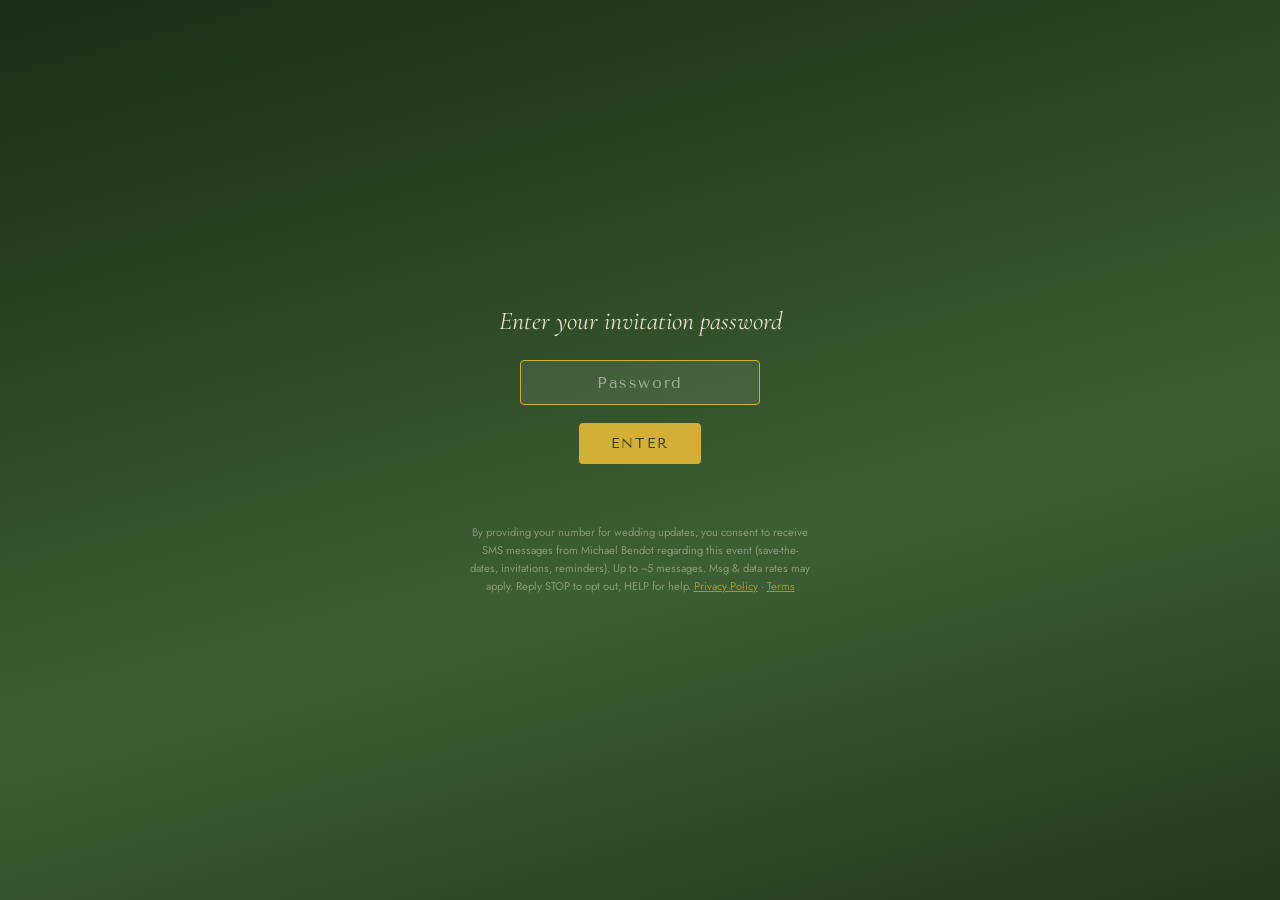
<file: index.html>
<!DOCTYPE html>
<html lang="en">
<head>
  <meta charset="UTF-8">
  <meta name="viewport" content="width=device-width, initial-scale=1.0">
  <title>Kimberly & Michael | April 23, 2027</title>
  <link rel="preconnect" href="https://fonts.googleapis.com">
  <link href="https://fonts.googleapis.com/css2?family=Cormorant+Garamond:ital,wght@0,400;0,500;0,600;1,400&family=Jost:wght@300;400;500&family=Tenor+Sans&display=swap" rel="stylesheet">
  <link rel="stylesheet" href="css/style.css">
</head>
<body>

  <!-- PASSWORD GATE -->
  <section class="gate" id="gate">
    <div class="gate-box">
      <p class="gate-title">Enter your invitation password</p>
      <input type="text" class="gate-input" id="gate-input" placeholder="Password" autocomplete="off">
      <button class="gate-button" id="gate-button">Enter</button>
      <p class="gate-error" id="gate-error"></p>

      <p class="gate-disclosure">
        By providing your number for wedding updates, you consent to receive SMS messages from Michael Bendot regarding this event (save-the-dates, invitations, reminders). Up to ~5 messages. Msg &amp; data rates may apply. Reply STOP to opt out, HELP for help.
        <a href="/privacy.html">Privacy Policy</a> · <a href="/terms.html">Terms</a>
      </p>
    </div>
  </section>

  <!-- MAIN SITE (hidden until unlocked) -->
  <div id="site" class="hidden">

    <!-- NAVIGATION -->
    <nav class="site-nav">
      <a href="#home">Home</a>
      <a href="#gallery">Gallery</a>
      <a href="#details">Details</a>
      <a href="#rsvp">RSVP</a>
    </nav>

    <!-- SECTION 1: HOME / HERO -->
    <section class="hero" id="home">

      <!-- back vine layer -->
      <svg class="vine-layer left-back" viewBox="0 0 200 500" xmlns="http://www.w3.org/2000/svg">
        <path class="vine-stroke" d="M100,0 C90,60 130,100 95,150 C60,200 110,240 85,300 C60,360 100,400 80,460"/>
        <g transform="translate(95,70) rotate(-30) scale(1.07,1.00)"><path class="vine-leaf" d="M-15,0 C-10,8 10,8 15,0 C10,-8 -10,-8 -15,0 Z"/><path class="leaf-vein" d="M-13,0 L13,0 M-5,0 L-9,4 M-5,0 L-9,-4 M3,0 L-1,4 M3,0 L-1,-4 M10,0 L6,3 M10,0 L6,-3"/></g>
        <g transform="translate(115,140) rotate(35) scale(1.20,1.12)"><path class="vine-leaf" d="M-15,0 C-10,8 10,8 15,0 C10,-8 -10,-8 -15,0 Z"/><path class="leaf-vein" d="M-13,0 L13,0 M-5,0 L-9,4 M-5,0 L-9,-4 M3,0 L-1,4 M3,0 L-1,-4 M10,0 L6,3 M10,0 L6,-3"/></g>
        <g transform="translate(75,220) rotate(-20) scale(1.00,0.88)"><path class="vine-leaf" d="M-15,0 C-10,8 10,8 15,0 C10,-8 -10,-8 -15,0 Z"/><path class="leaf-vein" d="M-13,0 L13,0 M-5,0 L-9,4 M-5,0 L-9,-4 M3,0 L-1,4 M3,0 L-1,-4 M10,0 L6,3 M10,0 L6,-3"/></g>
        <g transform="translate(105,320) rotate(28) scale(1.13,1.00)"><path class="vine-leaf" d="M-15,0 C-10,8 10,8 15,0 C10,-8 -10,-8 -15,0 Z"/><path class="leaf-vein" d="M-13,0 L13,0 M-5,0 L-9,4 M-5,0 L-9,-4 M3,0 L-1,4 M3,0 L-1,-4 M10,0 L6,3 M10,0 L6,-3"/></g>
        <g transform="translate(70,400) rotate(-15) scale(1.00,0.88)"><path class="vine-leaf" d="M-15,0 C-10,8 10,8 15,0 C10,-8 -10,-8 -15,0 Z"/><path class="leaf-vein" d="M-13,0 L13,0 M-5,0 L-9,4 M-5,0 L-9,-4 M3,0 L-1,4 M3,0 L-1,-4 M10,0 L6,3 M10,0 L6,-3"/></g>
      </svg>
      <svg class="vine-layer right-back" viewBox="0 0 200 500" xmlns="http://www.w3.org/2000/svg">
        <path class="vine-stroke" d="M100,0 C90,60 130,100 95,150 C60,200 110,240 85,300 C60,360 100,400 80,460"/>
        <g transform="translate(95,70) rotate(-30) scale(1.07,1.00)"><path class="vine-leaf" d="M-15,0 C-10,8 10,8 15,0 C10,-8 -10,-8 -15,0 Z"/><path class="leaf-vein" d="M-13,0 L13,0 M-5,0 L-9,4 M-5,0 L-9,-4 M3,0 L-1,4 M3,0 L-1,-4 M10,0 L6,3 M10,0 L6,-3"/></g>
        <g transform="translate(115,140) rotate(35) scale(1.20,1.12)"><path class="vine-leaf" d="M-15,0 C-10,8 10,8 15,0 C10,-8 -10,-8 -15,0 Z"/><path class="leaf-vein" d="M-13,0 L13,0 M-5,0 L-9,4 M-5,0 L-9,-4 M3,0 L-1,4 M3,0 L-1,-4 M10,0 L6,3 M10,0 L6,-3"/></g>
        <g transform="translate(75,220) rotate(-20) scale(1.00,0.88)"><path class="vine-leaf" d="M-15,0 C-10,8 10,8 15,0 C10,-8 -10,-8 -15,0 Z"/><path class="leaf-vein" d="M-13,0 L13,0 M-5,0 L-9,4 M-5,0 L-9,-4 M3,0 L-1,4 M3,0 L-1,-4 M10,0 L6,3 M10,0 L6,-3"/></g>
        <g transform="translate(105,320) rotate(28) scale(1.13,1.00)"><path class="vine-leaf" d="M-15,0 C-10,8 10,8 15,0 C10,-8 -10,-8 -15,0 Z"/><path class="leaf-vein" d="M-13,0 L13,0 M-5,0 L-9,4 M-5,0 L-9,-4 M3,0 L-1,4 M3,0 L-1,-4 M10,0 L6,3 M10,0 L6,-3"/></g>
      </svg>

      <!-- mid vine layer -->
      <svg class="vine-layer left-mid" viewBox="0 0 200 500" xmlns="http://www.w3.org/2000/svg">
        <path class="vine-stroke" d="M80,0 C110,50 60,90 90,140 C120,190 70,230 95,280 C120,330 75,370 90,430"/>
        <g transform="translate(88,45) rotate(20) scale(1.13,1.00)"><path class="vine-leaf" d="M-15,0 C-10,8 10,8 15,0 C10,-8 -10,-8 -15,0 Z"/><path class="leaf-vein" d="M-13,0 L13,0 M-5,0 L-9,4 M-5,0 L-9,-4 M3,0 L-1,4 M3,0 L-1,-4 M10,0 L6,3 M10,0 L6,-3"/></g>
        <g transform="translate(65,105) rotate(-32) scale(1.27,1.12)"><path class="vine-leaf" d="M-15,0 C-10,8 10,8 15,0 C10,-8 -10,-8 -15,0 Z"/><path class="leaf-vein" d="M-13,0 L13,0 M-5,0 L-9,4 M-5,0 L-9,-4 M3,0 L-1,4 M3,0 L-1,-4 M10,0 L6,3 M10,0 L6,-3"/></g>
        <g transform="translate(92,165) rotate(25) scale(0.93,0.88)"><path class="vine-leaf gold-tip" d="M-15,0 C-10,8 10,8 15,0 C10,-8 -10,-8 -15,0 Z"/><path class="leaf-vein" d="M-13,0 L13,0 M-5,0 L-9,4 M-5,0 L-9,-4 M3,0 L-1,4 M3,0 L-1,-4 M10,0 L6,3 M10,0 L6,-3"/></g>
        <g transform="translate(68,225) rotate(-22) scale(1.20,1.12)"><path class="vine-leaf" d="M-15,0 C-10,8 10,8 15,0 C10,-8 -10,-8 -15,0 Z"/><path class="leaf-vein" d="M-13,0 L13,0 M-5,0 L-9,4 M-5,0 L-9,-4 M3,0 L-1,4 M3,0 L-1,-4 M10,0 L6,3 M10,0 L6,-3"/></g>
        <g transform="translate(93,290) rotate(24) scale(1.13,1.00)"><path class="vine-leaf" d="M-15,0 C-10,8 10,8 15,0 C10,-8 -10,-8 -15,0 Z"/><path class="leaf-vein" d="M-13,0 L13,0 M-5,0 L-9,4 M-5,0 L-9,-4 M3,0 L-1,4 M3,0 L-1,-4 M10,0 L6,3 M10,0 L6,-3"/></g>
        <g transform="translate(72,360) rotate(-20) scale(1.07,1.00)"><path class="vine-leaf" d="M-15,0 C-10,8 10,8 15,0 C10,-8 -10,-8 -15,0 Z"/><path class="leaf-vein" d="M-13,0 L13,0 M-5,0 L-9,4 M-5,0 L-9,-4 M3,0 L-1,4 M3,0 L-1,-4 M10,0 L6,3 M10,0 L6,-3"/></g>
      </svg>
      <svg class="vine-layer right-mid" viewBox="0 0 200 500" xmlns="http://www.w3.org/2000/svg">
        <path class="vine-stroke" d="M80,0 C110,50 60,90 90,140 C120,190 70,230 95,280 C120,330 75,370 90,430"/>
        <g transform="translate(88,45) rotate(20) scale(1.13,1.00)"><path class="vine-leaf" d="M-15,0 C-10,8 10,8 15,0 C10,-8 -10,-8 -15,0 Z"/><path class="leaf-vein" d="M-13,0 L13,0 M-5,0 L-9,4 M-5,0 L-9,-4 M3,0 L-1,4 M3,0 L-1,-4 M10,0 L6,3 M10,0 L6,-3"/></g>
        <g transform="translate(65,105) rotate(-32) scale(1.27,1.12)"><path class="vine-leaf" d="M-15,0 C-10,8 10,8 15,0 C10,-8 -10,-8 -15,0 Z"/><path class="leaf-vein" d="M-13,0 L13,0 M-5,0 L-9,4 M-5,0 L-9,-4 M3,0 L-1,4 M3,0 L-1,-4 M10,0 L6,3 M10,0 L6,-3"/></g>
        <g transform="translate(92,165) rotate(25) scale(0.93,0.88)"><path class="vine-leaf gold-tip" d="M-15,0 C-10,8 10,8 15,0 C10,-8 -10,-8 -15,0 Z"/><path class="leaf-vein" d="M-13,0 L13,0 M-5,0 L-9,4 M-5,0 L-9,-4 M3,0 L-1,4 M3,0 L-1,-4 M10,0 L6,3 M10,0 L6,-3"/></g>
        <g transform="translate(68,225) rotate(-22) scale(1.20,1.12)"><path class="vine-leaf" d="M-15,0 C-10,8 10,8 15,0 C10,-8 -10,-8 -15,0 Z"/><path class="leaf-vein" d="M-13,0 L13,0 M-5,0 L-9,4 M-5,0 L-9,-4 M3,0 L-1,4 M3,0 L-1,-4 M10,0 L6,3 M10,0 L6,-3"/></g>
        <g transform="translate(93,290) rotate(24) scale(1.13,1.00)"><path class="vine-leaf" d="M-15,0 C-10,8 10,8 15,0 C10,-8 -10,-8 -15,0 Z"/><path class="leaf-vein" d="M-13,0 L13,0 M-5,0 L-9,4 M-5,0 L-9,-4 M3,0 L-1,4 M3,0 L-1,-4 M10,0 L6,3 M10,0 L6,-3"/></g>
      </svg>

      <!-- front vine layer -->
      <svg class="vine-layer left" viewBox="0 0 220 520" xmlns="http://www.w3.org/2000/svg">
        <path class="vine-stroke" d="M60,0 C75,70 40,110 65,170 C90,230 45,270 70,330 C95,390 55,430 75,490"/>
        <g transform="translate(63,55) rotate(25) scale(1.33,1.25)"><path class="vine-leaf" d="M-15,0 C-10,8 10,8 15,0 C10,-8 -10,-8 -15,0 Z"/><path class="leaf-vein" d="M-13,0 L13,0 M-5,0 L-9,4 M-5,0 L-9,-4 M3,0 L-1,4 M3,0 L-1,-4 M10,0 L6,3 M10,0 L6,-3"/></g>
        <g transform="translate(42,115) rotate(-35) scale(1.47,1.38)"><path class="vine-leaf" d="M-15,0 C-10,8 10,8 15,0 C10,-8 -10,-8 -15,0 Z"/><path class="leaf-vein" d="M-13,0 L13,0 M-5,0 L-9,4 M-5,0 L-9,-4 M3,0 L-1,4 M3,0 L-1,-4 M10,0 L6,3 M10,0 L6,-3"/></g>
        <g transform="translate(68,175) rotate(20) scale(0.93,0.88)"><path class="vine-leaf gold-tip" d="M-15,0 C-10,8 10,8 15,0 C10,-8 -10,-8 -15,0 Z"/><path class="leaf-vein" d="M-13,0 L13,0 M-5,0 L-9,4 M-5,0 L-9,-4 M3,0 L-1,4 M3,0 L-1,-4 M10,0 L6,3 M10,0 L6,-3"/></g>
        <g transform="translate(46,245) rotate(-28) scale(1.33,1.25)"><path class="vine-leaf" d="M-15,0 C-10,8 10,8 15,0 C10,-8 -10,-8 -15,0 Z"/><path class="leaf-vein" d="M-13,0 L13,0 M-5,0 L-9,4 M-5,0 L-9,-4 M3,0 L-1,4 M3,0 L-1,-4 M10,0 L6,3 M10,0 L6,-3"/></g>
        <g transform="translate(70,310) rotate(22) scale(1.27,1.12)"><path class="vine-leaf" d="M-15,0 C-10,8 10,8 15,0 C10,-8 -10,-8 -15,0 Z"/><path class="leaf-vein" d="M-13,0 L13,0 M-5,0 L-9,4 M-5,0 L-9,-4 M3,0 L-1,4 M3,0 L-1,-4 M10,0 L6,3 M10,0 L6,-3"/></g>
        <g transform="translate(52,380) rotate(-18) scale(0.87,0.75)"><path class="vine-leaf gold-tip" d="M-15,0 C-10,8 10,8 15,0 C10,-8 -10,-8 -15,0 Z"/><path class="leaf-vein" d="M-13,0 L13,0 M-5,0 L-9,4 M-5,0 L-9,-4 M3,0 L-1,4 M3,0 L-1,-4 M10,0 L6,3 M10,0 L6,-3"/></g>
        <g transform="translate(74,445) rotate(26) scale(1.20,1.12)"><path class="vine-leaf" d="M-15,0 C-10,8 10,8 15,0 C10,-8 -10,-8 -15,0 Z"/><path class="leaf-vein" d="M-13,0 L13,0 M-5,0 L-9,4 M-5,0 L-9,-4 M3,0 L-1,4 M3,0 L-1,-4 M10,0 L6,3 M10,0 L6,-3"/></g>
      </svg>
      <svg class="vine-layer right" viewBox="0 0 220 520" xmlns="http://www.w3.org/2000/svg">
        <path class="vine-stroke" d="M60,0 C75,70 40,110 65,170 C90,230 45,270 70,330 C95,390 55,430 75,490"/>
        <g transform="translate(63,55) rotate(25) scale(1.33,1.25)"><path class="vine-leaf" d="M-15,0 C-10,8 10,8 15,0 C10,-8 -10,-8 -15,0 Z"/><path class="leaf-vein" d="M-13,0 L13,0 M-5,0 L-9,4 M-5,0 L-9,-4 M3,0 L-1,4 M3,0 L-1,-4 M10,0 L6,3 M10,0 L6,-3"/></g>
        <g transform="translate(42,115) rotate(-35) scale(1.47,1.38)"><path class="vine-leaf" d="M-15,0 C-10,8 10,8 15,0 C10,-8 -10,-8 -15,0 Z"/><path class="leaf-vein" d="M-13,0 L13,0 M-5,0 L-9,4 M-5,0 L-9,-4 M3,0 L-1,4 M3,0 L-1,-4 M10,0 L6,3 M10,0 L6,-3"/></g>
        <g transform="translate(68,175) rotate(20) scale(0.93,0.88)"><path class="vine-leaf gold-tip" d="M-15,0 C-10,8 10,8 15,0 C10,-8 -10,-8 -15,0 Z"/><path class="leaf-vein" d="M-13,0 L13,0 M-5,0 L-9,4 M-5,0 L-9,-4 M3,0 L-1,4 M3,0 L-1,-4 M10,0 L6,3 M10,0 L6,-3"/></g>
        <g transform="translate(46,245) rotate(-28) scale(1.33,1.25)"><path class="vine-leaf" d="M-15,0 C-10,8 10,8 15,0 C10,-8 -10,-8 -15,0 Z"/><path class="leaf-vein" d="M-13,0 L13,0 M-5,0 L-9,4 M-5,0 L-9,-4 M3,0 L-1,4 M3,0 L-1,-4 M10,0 L6,3 M10,0 L6,-3"/></g>
        <g transform="translate(70,310) rotate(22) scale(1.27,1.12)"><path class="vine-leaf" d="M-15,0 C-10,8 10,8 15,0 C10,-8 -10,-8 -15,0 Z"/><path class="leaf-vein" d="M-13,0 L13,0 M-5,0 L-9,4 M-5,0 L-9,-4 M3,0 L-1,4 M3,0 L-1,-4 M10,0 L6,3 M10,0 L6,-3"/></g>
        <g transform="translate(52,380) rotate(-18) scale(0.87,0.75)"><path class="vine-leaf gold-tip" d="M-15,0 C-10,8 10,8 15,0 C10,-8 -10,-8 -15,0 Z"/><path class="leaf-vein" d="M-13,0 L13,0 M-5,0 L-9,4 M-5,0 L-9,-4 M3,0 L-1,4 M3,0 L-1,-4 M10,0 L6,3 M10,0 L6,-3"/></g>
      </svg>

      <div class="hero-content">
        <p class="eyebrow">Once upon a time</p>
        <h1 class="names">Kimberly <span class="amp">&amp;</span> Michael</h1>
        <p class="date">April <span>23</span> 2027 &nbsp;·&nbsp; Camarillo, California</p>
      </div>
    </section>

    <!-- SECTION 2: GALLERY -->
    <section class="gallery-section" id="gallery">

      <svg class="section-vine left" viewBox="0 0 200 260" xmlns="http://www.w3.org/2000/svg">
        <path class="vine-stroke" d="M90,0 C80,50 110,80 85,120 C60,160 100,190 80,230"/>
        <g transform="translate(85,45) rotate(-28) scale(0.9,0.85)"><path class="vine-leaf" d="M-15,0 C-10,8 10,8 15,0 C10,-8 -10,-8 -15,0 Z"/><path class="leaf-vein" d="M-13,0 L13,0 M-5,0 L-9,4 M-5,0 L-9,-4 M3,0 L-1,4 M3,0 L-1,-4"/></g>
        <g transform="translate(105,110) rotate(30) scale(1.0,0.9)"><path class="vine-leaf gold-tip" d="M-15,0 C-10,8 10,8 15,0 C10,-8 -10,-8 -15,0 Z"/><path class="leaf-vein" d="M-13,0 L13,0 M-5,0 L-9,4 M-5,0 L-9,-4 M3,0 L-1,4 M3,0 L-1,-4"/></g>
        <g transform="translate(80,190) rotate(-20) scale(0.85,0.8)"><path class="vine-leaf" d="M-15,0 C-10,8 10,8 15,0 C10,-8 -10,-8 -15,0 Z"/><path class="leaf-vein" d="M-13,0 L13,0 M-5,0 L-9,4 M-5,0 L-9,-4 M3,0 L-1,4 M3,0 L-1,-4"/></g>
      </svg>
      <svg class="section-vine right" viewBox="0 0 200 260" xmlns="http://www.w3.org/2000/svg">
        <path class="vine-stroke" d="M90,0 C80,50 110,80 85,120 C60,160 100,190 80,230"/>
        <g transform="translate(85,45) rotate(-28) scale(0.9,0.85)"><path class="vine-leaf" d="M-15,0 C-10,8 10,8 15,0 C10,-8 -10,-8 -15,0 Z"/><path class="leaf-vein" d="M-13,0 L13,0 M-5,0 L-9,4 M-5,0 L-9,-4 M3,0 L-1,4 M3,0 L-1,-4"/></g>
        <g transform="translate(105,110) rotate(30) scale(1.0,0.9)"><path class="vine-leaf gold-tip" d="M-15,0 C-10,8 10,8 15,0 C10,-8 -10,-8 -15,0 Z"/><path class="leaf-vein" d="M-13,0 L13,0 M-5,0 L-9,4 M-5,0 L-9,-4 M3,0 L-1,4 M3,0 L-1,-4"/></g>
        <g transform="translate(80,190) rotate(-20) scale(0.85,0.8)"><path class="vine-leaf" d="M-15,0 C-10,8 10,8 15,0 C10,-8 -10,-8 -15,0 Z"/><path class="leaf-vein" d="M-13,0 L13,0 M-5,0 L-9,4 M-5,0 L-9,-4 M3,0 L-1,4 M3,0 L-1,-4"/></g>
      </svg>

      <div class="section-content">
        <p class="section-eyebrow">A few of our favorites</p>
        <h2 class="section-title">Gallery</h2>

        <div class="gallery-rows">
          <div class="gallery-row" id="gallery-row-1"></div>
          <div class="gallery-row" id="gallery-row-2"></div>
          <div class="gallery-row" id="gallery-row-3"></div>
          <div class="gallery-row" id="gallery-row-4"></div>
        </div>
      </div>
    </section>

    <!-- SECTION 3: LOCATION & TIME -->
    <section class="details-section" id="details">

      <svg class="section-vine left" viewBox="0 0 200 260" xmlns="http://www.w3.org/2000/svg">
        <path class="vine-stroke" d="M90,0 C80,50 110,80 85,120 C60,160 100,190 80,230"/>
        <g transform="translate(85,45) rotate(-28) scale(0.9,0.85)"><path class="vine-leaf" d="M-15,0 C-10,8 10,8 15,0 C10,-8 -10,-8 -15,0 Z"/><path class="leaf-vein" d="M-13,0 L13,0 M-5,0 L-9,4 M-5,0 L-9,-4 M3,0 L-1,4 M3,0 L-1,-4"/></g>
        <g transform="translate(105,110) rotate(30) scale(1.0,0.9)"><path class="vine-leaf gold-tip" d="M-15,0 C-10,8 10,8 15,0 C10,-8 -10,-8 -15,0 Z"/><path class="leaf-vein" d="M-13,0 L13,0 M-5,0 L-9,4 M-5,0 L-9,-4 M3,0 L-1,4 M3,0 L-1,-4"/></g>
        <g transform="translate(80,190) rotate(-20) scale(0.85,0.8)"><path class="vine-leaf" d="M-15,0 C-10,8 10,8 15,0 C10,-8 -10,-8 -15,0 Z"/><path class="leaf-vein" d="M-13,0 L13,0 M-5,0 L-9,4 M-5,0 L-9,-4 M3,0 L-1,4 M3,0 L-1,-4"/></g>
      </svg>
      <svg class="section-vine right" viewBox="0 0 200 260" xmlns="http://www.w3.org/2000/svg">
        <path class="vine-stroke" d="M90,0 C80,50 110,80 85,120 C60,160 100,190 80,230"/>
        <g transform="translate(85,45) rotate(-28) scale(0.9,0.85)"><path class="vine-leaf" d="M-15,0 C-10,8 10,8 15,0 C10,-8 -10,-8 -15,0 Z"/><path class="leaf-vein" d="M-13,0 L13,0 M-5,0 L-9,4 M-5,0 L-9,-4 M3,0 L-1,4 M3,0 L-1,-4"/></g>
        <g transform="translate(105,110) rotate(30) scale(1.0,0.9)"><path class="vine-leaf gold-tip" d="M-15,0 C-10,8 10,8 15,0 C10,-8 -10,-8 -15,0 Z"/><path class="leaf-vein" d="M-13,0 L13,0 M-5,0 L-9,4 M-5,0 L-9,-4 M3,0 L-1,4 M3,0 L-1,-4"/></g>
        <g transform="translate(80,190) rotate(-20) scale(0.85,0.8)"><path class="vine-leaf" d="M-15,0 C-10,8 10,8 15,0 C10,-8 -10,-8 -15,0 Z"/><path class="leaf-vein" d="M-13,0 L13,0 M-5,0 L-9,4 M-5,0 L-9,-4 M3,0 L-1,4 M3,0 L-1,-4"/></g>
      </svg>

      <div class="section-content">
        <p class="section-eyebrow">Join us</p>
        <h2 class="section-title">Location &amp; Time</h2>

        <div class="details-content">
          <p class="venue-name">Padre Serra Parish</p>
          <p class="details-line venue-address">Camarillo, CA</p>
          <p class="one-location-note">One beautiful location for the entire celebration — ceremony, cocktail hour, and reception all take place here.</p>

          <p class="details-line"><strong>Ceremony</strong><br>3:00 PM – 4:00 PM</p>
          <p class="details-line"><strong>Cocktail Hour</strong><br>4:00 PM – 5:00 PM</p>
          <p class="details-line"><strong>Reception</strong><br>5:00 PM – 11:00 PM</p>

          <a class="cta-button" id="maps-link" href="#" target="_blank" rel="noopener">Get Directions</a>
        </div>
      </div>
    </section>

    <!-- SECTION 4: RSVP -->
    <section class="rsvp-section" id="rsvp">

      <svg class="section-vine left" viewBox="0 0 200 260" xmlns="http://www.w3.org/2000/svg">
        <path class="vine-stroke" d="M90,0 C80,50 110,80 85,120 C60,160 100,190 80,230"/>
        <g transform="translate(85,45) rotate(-28) scale(0.9,0.85)"><path class="vine-leaf" d="M-15,0 C-10,8 10,8 15,0 C10,-8 -10,-8 -15,0 Z"/><path class="leaf-vein" d="M-13,0 L13,0 M-5,0 L-9,4 M-5,0 L-9,-4 M3,0 L-1,4 M3,0 L-1,-4"/></g>
        <g transform="translate(105,110) rotate(30) scale(1.0,0.9)"><path class="vine-leaf gold-tip" d="M-15,0 C-10,8 10,8 15,0 C10,-8 -10,-8 -15,0 Z"/><path class="leaf-vein" d="M-13,0 L13,0 M-5,0 L-9,4 M-5,0 L-9,-4 M3,0 L-1,4 M3,0 L-1,-4"/></g>
        <g transform="translate(80,190) rotate(-20) scale(0.85,0.8)"><path class="vine-leaf" d="M-15,0 C-10,8 10,8 15,0 C10,-8 -10,-8 -15,0 Z"/><path class="leaf-vein" d="M-13,0 L13,0 M-5,0 L-9,4 M-5,0 L-9,-4 M3,0 L-1,4 M3,0 L-1,-4"/></g>
      </svg>
      <svg class="section-vine right" viewBox="0 0 200 260" xmlns="http://www.w3.org/2000/svg">
        <path class="vine-stroke" d="M90,0 C80,50 110,80 85,120 C60,160 100,190 80,230"/>
        <g transform="translate(85,45) rotate(-28) scale(0.9,0.85)"><path class="vine-leaf" d="M-15,0 C-10,8 10,8 15,0 C10,-8 -10,-8 -15,0 Z"/><path class="leaf-vein" d="M-13,0 L13,0 M-5,0 L-9,4 M-5,0 L-9,-4 M3,0 L-1,4 M3,0 L-1,-4"/></g>
        <g transform="translate(105,110) rotate(30) scale(1.0,0.9)"><path class="vine-leaf gold-tip" d="M-15,0 C-10,8 10,8 15,0 C10,-8 -10,-8 -15,0 Z"/><path class="leaf-vein" d="M-13,0 L13,0 M-5,0 L-9,4 M-5,0 L-9,-4 M3,0 L-1,4 M3,0 L-1,-4"/></g>
        <g transform="translate(80,190) rotate(-20) scale(0.85,0.8)"><path class="vine-leaf" d="M-15,0 C-10,8 10,8 15,0 C10,-8 -10,-8 -15,0 Z"/><path class="leaf-vein" d="M-13,0 L13,0 M-5,0 L-9,4 M-5,0 L-9,-4 M3,0 L-1,4 M3,0 L-1,-4"/></g>
      </svg>

      <div class="section-content">
        <p class="section-eyebrow">We can't wait to celebrate</p>
        <h2 class="section-title">RSVP</h2>
        <p class="coming-soon">Coming soon!</p>
      </div>
    </section>

    <footer class="site-footer">
      <a href="/privacy.html" target="_blank" rel="noopener">Privacy Policy</a>
      <span>·</span>
      <a href="/terms.html" target="_blank" rel="noopener">Terms</a>
    </footer>
  </div>

  <script src="js/main.js"></script>
</body>
</html>
</file>
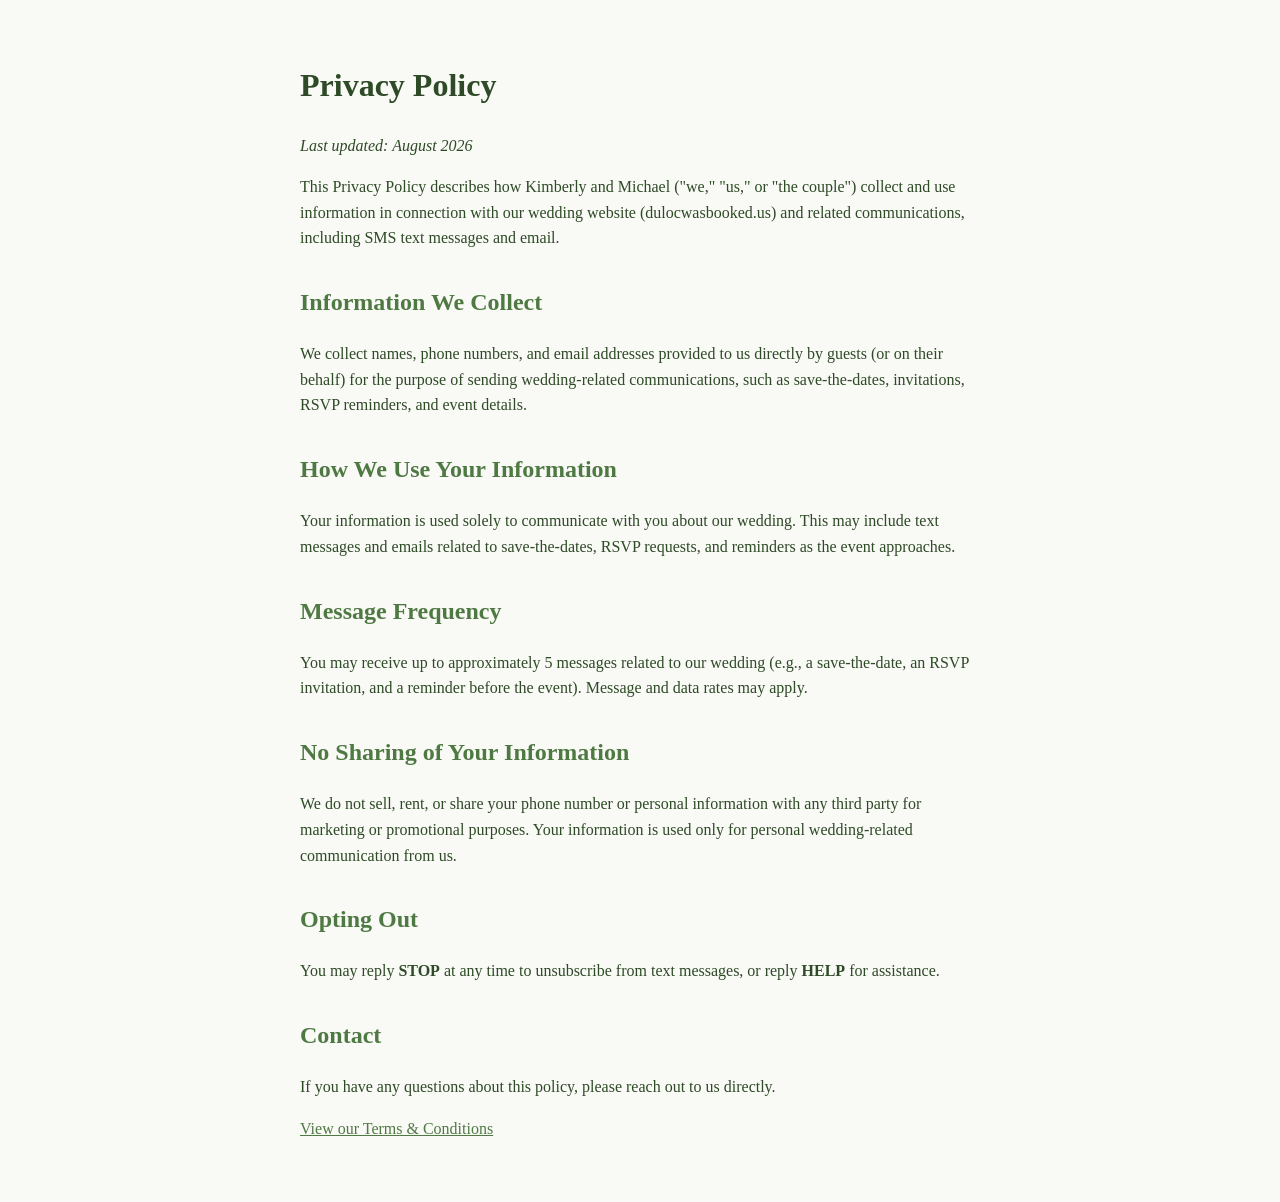
<file: privacy.html>
<!DOCTYPE html>
<html lang="en">
<head>
  <meta charset="UTF-8">
  <meta name="viewport" content="width=device-width, initial-scale=1.0">
  <title>Privacy Policy | Kimberly & Michael's Wedding</title>
  <style>
    body{
      font-family: Georgia, serif;
      max-width: 680px;
      margin: 60px auto;
      padding: 0 24px;
      line-height: 1.6;
      color: #2E4A26;
      background: #F9F9F6;
    }
    h1{ color: #2E4A26; }
    h2{ color: #4F7942; margin-top: 32px; }
    a{ color: #4F7942; }
  </style>
</head>
<body>
  <h1>Privacy Policy</h1>
  <p><em>Last updated: August 2026</em></p>

  <p>This Privacy Policy describes how Kimberly and Michael ("we," "us," or "the couple") collect and use information in connection with our wedding website (dulocwasbooked.us) and related communications, including SMS text messages and email.</p>

  <h2>Information We Collect</h2>
  <p>We collect names, phone numbers, and email addresses provided to us directly by guests (or on their behalf) for the purpose of sending wedding-related communications, such as save-the-dates, invitations, RSVP reminders, and event details.</p>

  <h2>How We Use Your Information</h2>
  <p>Your information is used solely to communicate with you about our wedding. This may include text messages and emails related to save-the-dates, RSVP requests, and reminders as the event approaches.</p>

  <h2>Message Frequency</h2>
  <p>You may receive up to approximately 5 messages related to our wedding (e.g., a save-the-date, an RSVP invitation, and a reminder before the event). Message and data rates may apply.</p>

  <h2>No Sharing of Your Information</h2>
  <p>We do not sell, rent, or share your phone number or personal information with any third party for marketing or promotional purposes. Your information is used only for personal wedding-related communication from us.</p>

  <h2>Opting Out</h2>
  <p>You may reply <strong>STOP</strong> at any time to unsubscribe from text messages, or reply <strong>HELP</strong> for assistance.</p>

  <h2>Contact</h2>
  <p>If you have any questions about this policy, please reach out to us directly.</p>

  <p><a href="/terms.html">View our Terms &amp; Conditions</a></p>
</body>
</html>
</file>
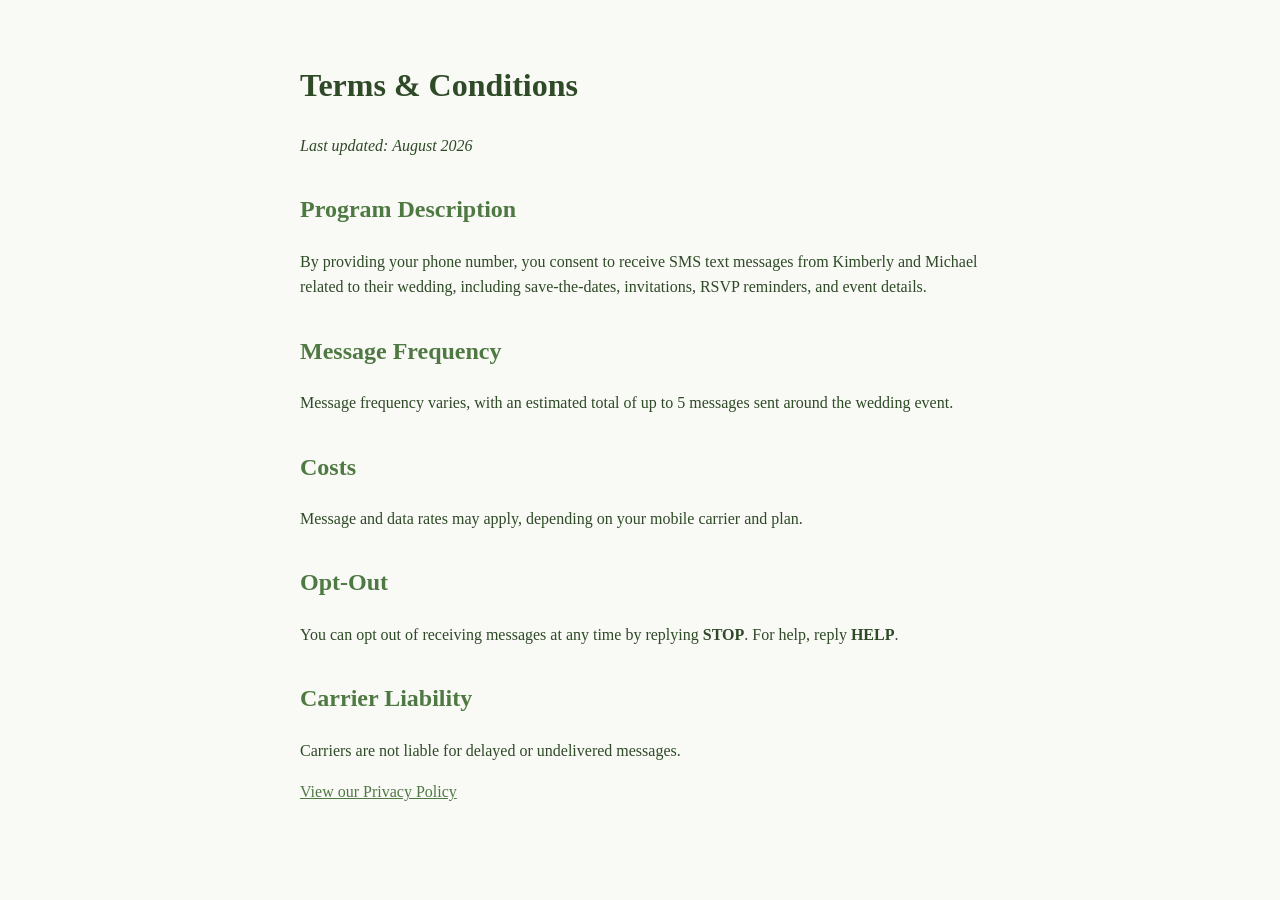
<file: terms.html>
<!DOCTYPE html>
<html lang="en">
<head>
  <meta charset="UTF-8">
  <meta name="viewport" content="width=device-width, initial-scale=1.0">
  <title>Terms & Conditions | Kimberly & Michael's Wedding</title>
  <style>
    body{
      font-family: Georgia, serif;
      max-width: 680px;
      margin: 60px auto;
      padding: 0 24px;
      line-height: 1.6;
      color: #2E4A26;
      background: #F9F9F6;
    }
    h1{ color: #2E4A26; }
    h2{ color: #4F7942; margin-top: 32px; }
    a{ color: #4F7942; }
  </style>
</head>
<body>
  <h1>Terms &amp; Conditions</h1>
  <p><em>Last updated: August 2026</em></p>

  <h2>Program Description</h2>
  <p>By providing your phone number, you consent to receive SMS text messages from Kimberly and Michael related to their wedding, including save-the-dates, invitations, RSVP reminders, and event details.</p>

  <h2>Message Frequency</h2>
  <p>Message frequency varies, with an estimated total of up to 5 messages sent around the wedding event.</p>

  <h2>Costs</h2>
  <p>Message and data rates may apply, depending on your mobile carrier and plan.</p>

  <h2>Opt-Out</h2>
  <p>You can opt out of receiving messages at any time by replying <strong>STOP</strong>. For help, reply <strong>HELP</strong>.</p>

  <h2>Carrier Liability</h2>
  <p>Carriers are not liable for delayed or undelivered messages.</p>

  <p><a href="/privacy.html">View our Privacy Policy</a></p>
</body>
</html>
</file>
<file: css/style.css>
:root{
  --fern: #4F7942;
  --fern-deep: #2E4A26;
  --white: #F9F9F6;
  --gold: #D4AF37;
  --highlight: #E6DFD3;
}

*{
  margin:0;
  padding:0;
  box-sizing:border-box;
}

html{
  scroll-behavior: smooth;
  background: #1B2E16;
}

body{
  background: #1B2E16;
  font-family: 'Jost', sans-serif;
  color: var(--white);
  overscroll-behavior-y: none;
}

/* ===== NAVIGATION ===== */
.site-nav{
  position: fixed;
  top: 0;
  left: 0;
  right: 0;
  z-index: 50;
  display: flex;
  justify-content: center;
  gap: 36px;
  padding: 18px 20px;
  background: rgba(27,46,22,0.55);
  backdrop-filter: blur(6px);
}

.site-nav a{
  font-family: 'Tenor Sans', sans-serif;
  letter-spacing: 0.15em;
  text-transform: uppercase;
  font-size: 0.78rem;
  color: var(--highlight);
  text-decoration: none;
  transition: color 0.2s;
}

.site-nav a:hover{
  color: var(--gold);
}

section{
  scroll-margin-top: 64px;
}

/* ===== HERO ===== */
.hero{
  position: relative;
  height: 100vh;
  min-height: 700px;
  overflow: hidden;
  display: flex;
  align-items: center;
  justify-content: center;
  background:
    radial-gradient(ellipse at 50% 30%, rgba(180,220,140,0.16), transparent 55%),
    radial-gradient(ellipse at 15% 10%, rgba(255,244,214,0.12), transparent 40%),
    radial-gradient(ellipse at 85% 90%, rgba(0,0,0,0.35), transparent 55%),
    linear-gradient(165deg, #1B2E16 0%, #2E4A26 35%, #3d5f34 60%, #24391e 100%);
}

.hero-content{
  position: relative;
  z-index: 3;
  text-align: center;
  color: var(--white);
  padding: 0 24px;
}

.eyebrow{
  font-family: 'Cormorant Garamond', serif;
  font-style: italic;
  font-weight: 400;
  font-size: 1.5rem;
  letter-spacing: 0.12em;
  color: var(--highlight);
}

.names{
  font-family: 'Cormorant Garamond', serif;
  font-weight: 500;
  font-size: clamp(3.2rem, 9vw, 6.5rem);
  line-height: 1.05;
  margin: 14px 0 8px;
  text-shadow: 0 2px 30px rgba(0,0,0,0.35);
}

.names .amp{
  color: var(--gold);
  font-style: italic;
  padding: 0 18px;
  font-size: 0.75em;
}

.date{
  font-family: 'Tenor Sans', sans-serif;
  letter-spacing: 0.28em;
  font-size: 1.05rem;
  text-transform: uppercase;
  color: var(--highlight);
  margin-top: 26px;
}

.date span{
  color: var(--gold);
  margin: 0 10px;
}

.vine-layer{
  position: absolute;
  top: 0;
  width: 380px;
  max-width: 45vw;
  opacity: 0.5;
  z-index: 1;
  transform-origin: top center;
  animation: sway 11s ease-in-out infinite;
}
.vine-layer.left{ left: -60px; }
.vine-layer.right{ right: -60px; transform: scaleX(-1); animation-delay: -4s; }
.vine-layer.left-back{ left: 60px; opacity: 0.28; width: 260px; animation-duration: 15s; animation-delay: -2s; }
.vine-layer.right-back{ right: 40px; opacity: 0.25; width: 300px; transform: scaleX(-1); animation-duration: 17s; animation-delay: -7s; }
.vine-layer.left-mid{ left: 10px; opacity: 0.4; width: 320px; animation-duration: 13s; animation-delay: -5s; }
.vine-layer.right-mid{ right: 0px; opacity: 0.4; width: 320px; transform: scaleX(-1); animation-delay: -9s; }

@keyframes sway{
  0%, 100%{ transform: rotate(-1.2deg); }
  50%{ transform: rotate(1.2deg); }
}

.vine-stroke{
  stroke: #1F3018;
  stroke-width: 2.2;
  fill: none;
  opacity: 0.85;
}
.vine-leaf{
  fill: #395C2E;
  opacity: 0.85;
}
.leaf-vein{
  stroke: rgba(15,25,10,0.35);
  stroke-width: 0.6;
  fill: none;
}
.vine-leaf.gold-tip{
  fill: var(--gold);
  opacity: 0.55;
}

.firefly{
  position: absolute;
  width: 5px;
  height: 5px;
  border-radius: 50%;
  background: var(--gold);
  box-shadow: 0 0 8px 3px rgba(212,175,55,0.7), 0 0 20px 6px rgba(212,175,55,0.25);
  opacity: 0;
  animation: float 9s ease-in-out infinite, glow 3.2s ease-in-out infinite;
  z-index: 2;
}
@keyframes float{
  0%{ transform: translate(0,0); }
  25%{ transform: translate(20px,-30px); }
  50%{ transform: translate(-15px,-55px); }
  75%{ transform: translate(15px,-20px); }
  100%{ transform: translate(0,0); }
}
@keyframes glow{
  0%, 100%{ opacity: 0.15; }
  50%{ opacity: 0.9; }
}

/* ===== SHARED SECTION STYLING (Gallery / Details / RSVP) ===== */
.gallery-section,
.details-section,
.rsvp-section{
  position: relative;
  overflow: hidden;
  padding: 100px 24px 140px;
  text-align: center;
  background: linear-gradient(165deg, #24391e 0%, #2E4A26 50%, #1B2E16 100%);
}

.section-content{
  position: relative;
  z-index: 3;
}

.section-eyebrow{
  font-family: 'Cormorant Garamond', serif;
  font-style: italic;
  font-size: 1.2rem;
  color: var(--highlight);
  margin-bottom: 6px;
}

.section-title{
  font-family: 'Cormorant Garamond', serif;
  font-weight: 500;
  font-size: clamp(2.4rem, 6vw, 3.6rem);
  color: var(--white);
  margin-bottom: 50px;
}

/* corner vine accents, reused per section */
.section-vine{
  position: absolute;
  top: 0;
  width: 160px;
  max-width: 30vw;
  opacity: 0.35;
  z-index: 1;
  pointer-events: none;
  transform-origin: top center;
  animation: sway 13s ease-in-out infinite;
}
.section-vine.left{ left: -20px; }
.section-vine.right{ right: -20px; transform: scaleX(-1); animation-delay: -6s; }

/* ===== GALLERY ===== */
.gallery-rows{
  display: flex;
  flex-direction: column;
  gap: 18px;
}

.gallery-row{
  display: flex;
  gap: 14px;
  overflow: hidden;
  width: 100%;
}

.gallery-row img{
  height: 180px;
  width: auto;
  border-radius: 6px;
  flex-shrink: 0;
  box-shadow: 0 4px 16px rgba(0,0,0,0.3);
}

.gallery-track{
  display: flex;
  gap: 14px;
  flex-shrink: 0;
}

@keyframes scrollLeft{
  from{ transform: translateX(0); }
  to{ transform: translateX(-50%); }
}
@keyframes scrollRight{
  from{ transform: translateX(-50%); }
  to{ transform: translateX(0); }
}

/* ===== DETAILS ===== */
.details-content{
  max-width: 500px;
  margin: 0 auto;
}

.details-line{
  font-family: 'Jost', sans-serif;
  font-size: 1rem;
  color: var(--highlight);
  line-height: 1.6;
  margin-bottom: 20px;
}

.details-line strong{
  font-family: 'Tenor Sans', sans-serif;
  letter-spacing: 0.1em;
  text-transform: uppercase;
  font-size: 0.8rem;
  color: var(--gold);
  display: block;
  margin-bottom: 4px;
}

.venue-name{
  font-family: 'Cormorant Garamond', serif;
  font-size: 1.6rem;
  color: var(--white);
  margin-top: 30px;
  margin-bottom: 4px;
}

.venue-address{
  font-size: 0.95rem;
}

.cta-button{
  display: inline-block;
  margin-top: 20px;
  font-family: 'Tenor Sans', sans-serif;
  letter-spacing: 0.15em;
  text-transform: uppercase;
  font-size: 0.85rem;
  padding: 14px 36px;
  background: var(--gold);
  color: var(--fern-deep);
  border: none;
  border-radius: 4px;
  text-decoration: none;
  transition: opacity 0.2s;
}

.cta-button:hover{
  opacity: 0.85;
}

.one-location-note{
  font-family: 'Cormorant Garamond', serif;
  font-style: italic;
  font-size: 1.05rem;
  color: var(--gold);
  max-width: 380px;
  margin: 8px auto 34px;
  line-height: 1.5;
}

/* ===== RSVP ===== */
.coming-soon{
  font-family: 'Cormorant Garamond', serif;
  font-style: italic;
  font-size: 1.8rem;
  color: var(--highlight);
}

/* ===== PASSWORD GATE ===== */
.gate{
  position: fixed;
  inset: 0;
  z-index: 100;
  display: flex;
  align-items: center;
  justify-content: center;
  background: linear-gradient(165deg, #1B2E16 0%, #2E4A26 35%, #3d5f34 60%, #24391e 100%);
}

.gate-box{
  text-align: center;
  color: var(--white);
  padding: 0 24px;
}

.gate-title{
  font-family: 'Cormorant Garamond', serif;
  font-style: italic;
  font-size: 1.6rem;
  margin-bottom: 24px;
  color: var(--highlight);
}

.gate-input{
  font-family: 'Tenor Sans', sans-serif;
  letter-spacing: 0.1em;
  font-size: 1rem;
  text-align: center;
  padding: 12px 20px;
  border: 1px solid var(--gold);
  background: rgba(249,249,246,0.08);
  color: var(--white);
  border-radius: 4px;
  outline: none;
  width: 240px;
  max-width: 70vw;
}

.gate-input::placeholder{
  color: rgba(249,249,246,0.5);
}

.gate-button{
  display: block;
  margin: 18px auto 0;
  font-family: 'Tenor Sans', sans-serif;
  letter-spacing: 0.15em;
  text-transform: uppercase;
  font-size: 0.85rem;
  padding: 12px 32px;
  background: var(--gold);
  color: var(--fern-deep);
  border: none;
  border-radius: 4px;
  cursor: pointer;
  transition: opacity 0.2s;
}

.gate-button:hover{
  opacity: 0.85;
}

.gate-error{
  margin-top: 16px;
  font-size: 0.85rem;
  color: #e8a1a1;
  min-height: 1.2em;
}

.gate-disclosure{
  margin-top: 28px;
  max-width: 340px;
  font-size: 0.7rem;
  line-height: 1.6;
  color: rgba(230,223,211,0.45);
}

.gate-disclosure a{
  color: rgba(212,175,55,0.7);
  text-decoration: underline;
}

.gate-disclosure a:hover{
  color: var(--gold);
}

.hidden{
  display: none !important;
}

.site-footer{
  text-align: center;
  padding: 24px;
  background: #1B2E16;
}

.site-footer a{
  font-family: 'Tenor Sans', sans-serif;
  font-size: 0.7rem;
  letter-spacing: 0.08em;
  color: rgba(230,223,211,0.4);
  text-decoration: none;
}

.site-footer a:hover{
  color: var(--gold);
}

.site-footer span{
  color: rgba(230,223,211,0.25);
  margin: 0 10px;
  font-size: 0.7rem;
}


/* Gallery reliability on mobile browsers */
.gallery-row {
  display: block;
  overflow: hidden;
  width: 100%;
  position: relative;
}

.gallery-track {
  display: flex;
  flex-direction: row;
  align-items: center;
  width: max-content;
  gap: 14px;
  flex-shrink: 0;
  will-change: transform;
  -webkit-transform: translateZ(0);
}

.gallery-track img {
  display: block;
  height: 180px;
  width: auto;
  max-width: none;
  flex-shrink: 0;
  object-fit: cover;
  -webkit-user-drag: none;
}

/* Respect users who disable motion */
@media (prefers-reduced-motion: reduce) {
  .gallery-track {
    animation: none !important;
    transform: none !important;
  }
}
</file>
